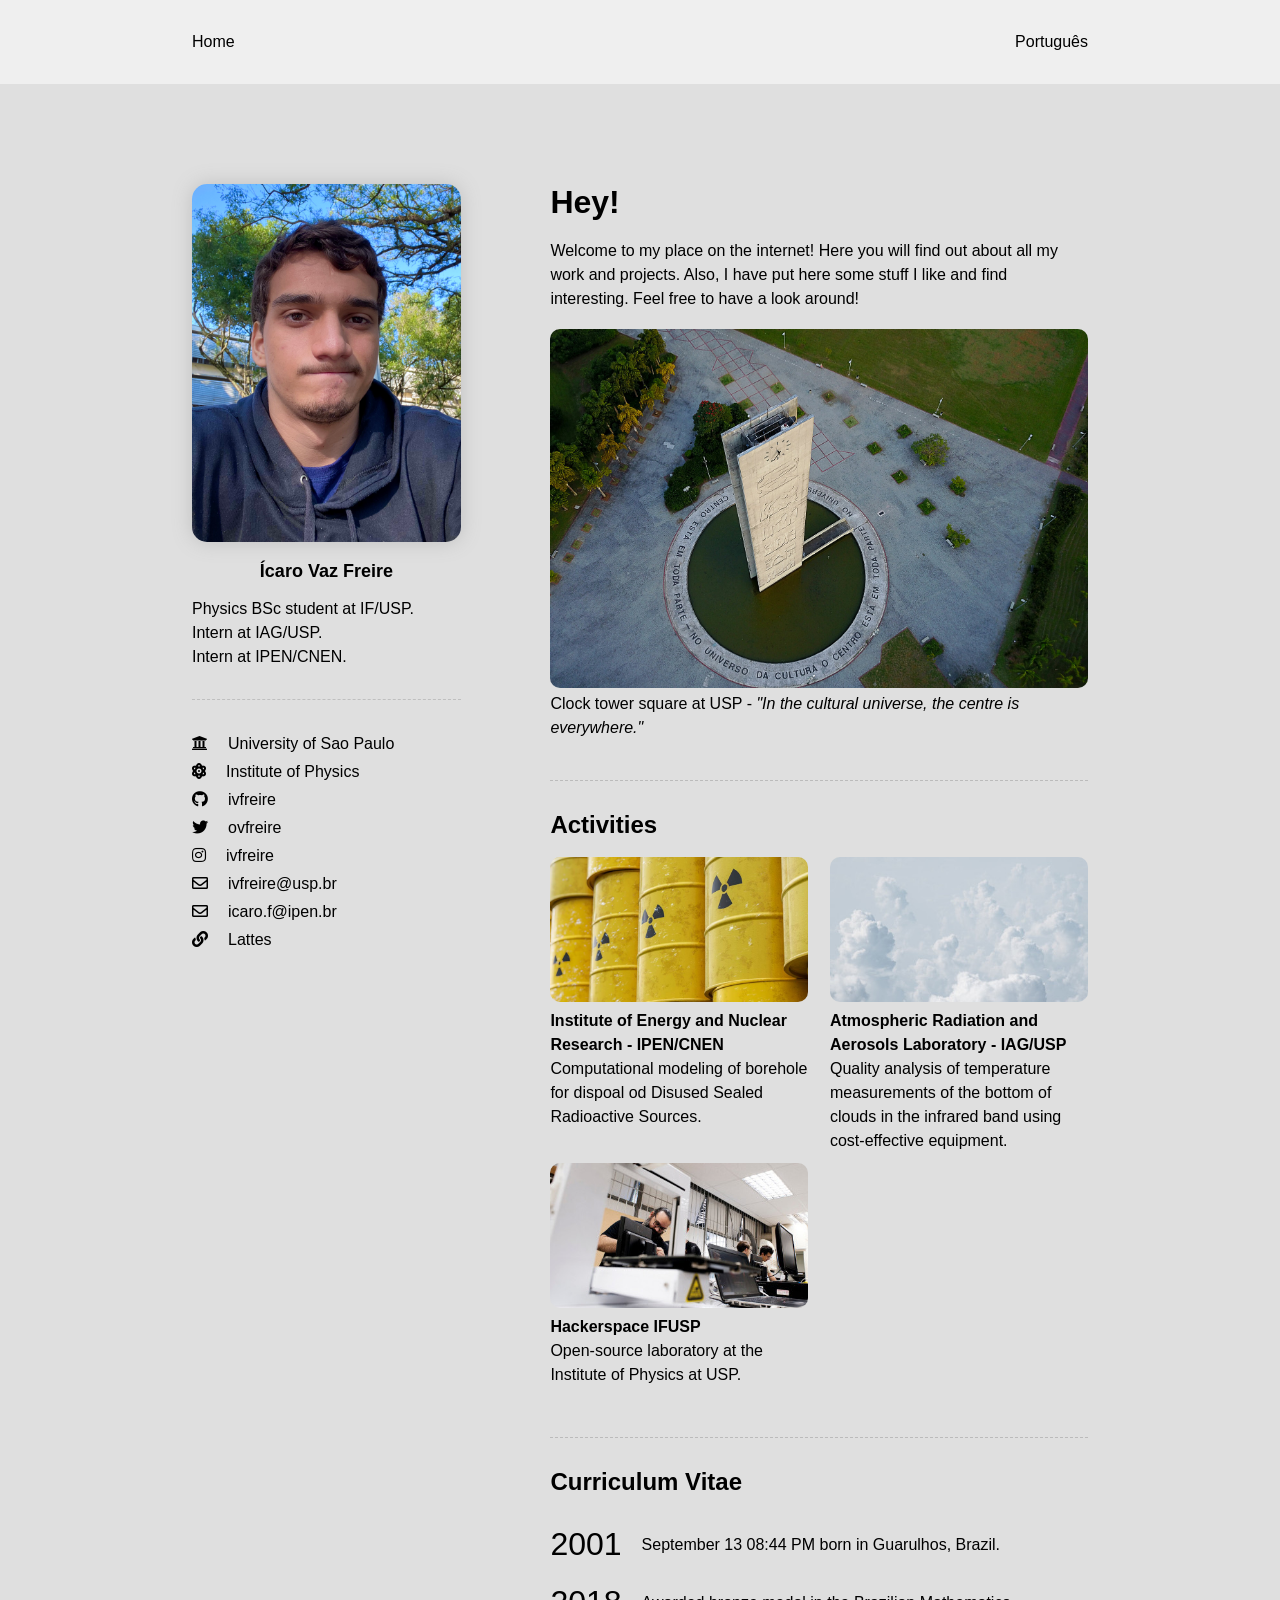
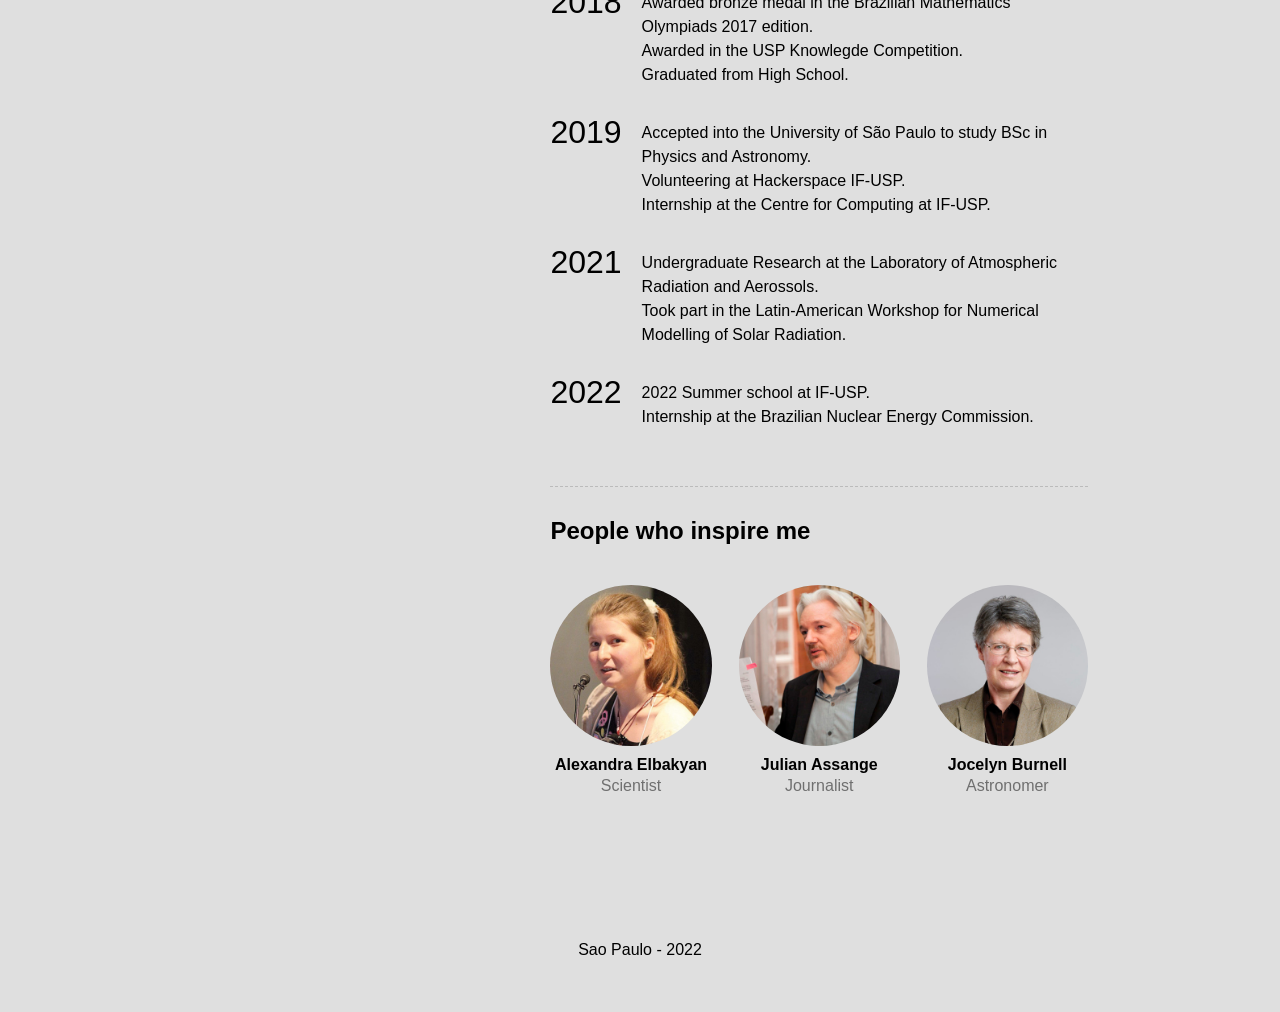
<file: en/index.html>
<!DOCTYPE html>
<html lang="en">
<head>
	<meta charset="UTF-8">
	<meta http-equiv="X-UA-Compatible" content="IE=edge">
	<meta name="viewport" content="width=device-width, initial-scale=1.0">
	<meta name="description" content="Icaro Vaz Freire's homepage at the University of Sao Paulo in Brazil.">
	<title>Ícaro Freire | IF-USP</title>
	<link rel="stylesheet" href="../css/style.css">
	<link rel="stylesheet" href="../css/homepage.css">
	<link rel="stylesheet" href="https://use.fontawesome.com/releases/v5.15.4/css/all.css" integrity="sha384-DyZ88mC6Up2uqS4h/KRgHuoeGwBcD4Ng9SiP4dIRy0EXTlnuz47vAwmeGwVChigm" crossorigin="anonymous">
	<link rel="shortcut icon" href="../images/favicon.png" type="image/x-icon">
</head>
<body>
	<div class="page">
		<nav class='navigation'>
			<div class='column'>
				<ul class='menu'>
					<a href=''><li>Home</li></a>
				</ul>
				<a href='/'>Português</a>
			</div>
		</nav>
		<div class="column">
			<div class="container">
				<div class="left">
					<div class="menu">
						<div class="gadget profile">
							<div class="picture"><img src="../images/profile.jpg" alt="icaro vaz freire"></div>
							<div class="name"><span>Ícaro Vaz Freire</span></div>
							<div class="description"><p>Physics BSc student at IF/USP.<br>Intern at IAG/USP.<br>Intern at IPEN/CNEN.</p></div>
						</div>
						<div class="gadget socials">
							<ul class="socials">
								<a href="https://www5.usp.br/"><li><i class="fas fa-university"></i>University of Sao Paulo</li></a>
								<a href="https://portal.if.usp.br/"><li><i class="fas fa-atom"></i>Institute of Physics</li></a>
								<!-- <a href="https://ivfreire.github.io/"><li><i class="fas fa-globe"></i>GitHub pages</li></a> -->
								<a href="https://github.com/ivfreire"><li><i class="fab fa-github"></i>ivfreire</li></a>
								<a href="https://twitter.com/ovfreire"><li><i class="fab fa-twitter"></i>ovfreire</li></a>
								<a href="https://instagram.com/ivfreire"><li><i class="fab fa-instagram"></i>ivfreire</li></a>
								<a href="mailto:ivfreire@usp.br"><li><i class="far fa-envelope"></i>ivfreire@usp.br</li></a>
								<a href="mailto:icaro.f@ipen.br"><li><i class="far fa-envelope"></i>icaro.f@ipen.br</li></a>
								<a href="http://lattes.cnpq.br/2108666866605794"><li><i class="fas fa-link"></i>Lattes</li></a>
							</ul>
						</div>
					</div>
				</div>
				<div class="right">
					<div class="gadget header">
						<h1>Hey!</h1><br>
						<p>Welcome to my place on the internet! Here you will find out about all my work and projects. Also, I have put here some stuff I like and find interesting. Feel free to have a look around!</p><br>
						<img src="../images/clocksquare.jpg" alt="praça do relógio">
						<p>Clock tower square at USP - <i>"In the cultural universe, the centre is everywhere."</i></p>
					</div>
					<div class="gadget activities">
						<h2>Activities</h2><br>
						<div class="holder">
							<a href="https://github.com/ivfreire/borehole"><div class="activity">
								<img src="../projects/ipen/header.jpg">
								<span>Institute of Energy and Nuclear Research - IPEN/CNEN</span>
								<p>Computational modeling of borehole for dispoal od Disused Sealed Radioactive Sources.</p>
							</div></a>
							<a href="https://github.com/ivfreire/IRsensor"><div class="activity">
								<img src="../projects/lraa/header.jpg">
								<span>Atmospheric Radiation and Aerosols Laboratory - IAG/USP</span>
								<p>Quality analysis of temperature measurements of the bottom of clouds in the infrared band using cost-effective equipment.</p>
							</div></a>
							<a href="https://www2.if.usp.br/~hackersp"><div class="activity">
								<img src="../projects/hackerspace/header.jpg">
								<span>Hackerspace IFUSP</span>
								<p>Open-source laboratory at the Institute of Physics at USP.</p>
							</div></a>
						</div>
					</div>
					<div class="gadget cv">
						<h2>Curriculum Vitae</h2>
						<div id="cv">
							<div class="year">
								<div class="marker"><span>2001</span></div>
								<div class="text">
									<ul>
										<li><p>September 13 08:44 PM born in Guarulhos, Brazil.</p></li>
									</ul>
								</div>
							</div>
							<div class="year">
								<div class="marker"><span>2018</span></div>
								<div class="text">
									<ul>
										<li><p>Awarded bronze medal in the Brazilian Mathematics Olympiads 2017 edition.</p></li>
										<li><p>Awarded in the USP Knowlegde Competition.</p></li>
										<li><p>Graduated from High School.</p></li>
									</ul>
								</div>
							</div>
							<div class="year">
								<div class="marker"><span>2019</span></div>
								<div class="text">
									<ul>
										<li><p>Accepted into the University of São Paulo to study BSc in Physics and Astronomy.</p></li>
										<li><p>Volunteering at Hackerspace IF-USP.</p></li>
										<li><p>Internship at the Centre for Computing at IF-USP.</p></li>
									</ul>
								</div>
							</div>
							<div class="year">
								<div class="marker"><span>2021</span></div>
								<div class="text">
									<ul>
										<li><p>Undergraduate Research at the Laboratory of Atmospheric Radiation and Aerossols.</p></li>
										<li><p>Took part in the Latin-American Workshop for Numerical Modelling of Solar Radiation.</p></li>
									</ul>
								</div>
							</div>
							<div class="year">
								<div class="marker"><span>2022</span></div>
								<div class="text">
									<ul>
										<li><p>2022 Summer school at IF-USP.</p></li>
										<li><p>Internship at the Brazilian Nuclear Energy Commission.</p></li>
									</ul>
								</div>
							</div>
						</div>
					</div>
					<div class="gadget inpirations">
						<h2>People who inspire me</h2>
						<div class="inspiring">
							<div>
								<img src="../images/people/alexandra.jpg">
								<span>Alexandra Elbakyan</span>
								<p>Scientist</p>
							</div>
							<div>
								<img src="../images/people/julian.jpg">
								<span>Julian Assange</span>
								<p>Journalist</p>
							</div>
							<div>
								<img src="../images/people/jocelyn.jpg">
								<span>Jocelyn Burnell</span>
								<p>Astronomer</p>
							</div>
						</div>
					</div>
				</div>
			</div>
		</div>
		<footer>
			<div class='column'>
				<div class='bottom-bar'>
					<p>Sao Paulo - 2022</p>
				</div>
			</div>
		</footer>
	</div>
</body>
</html>
</file>
<file: css/style.css>
* {
	margin: 0;
	padding: 0;
	font-family: -apple-system, BlinkMacSystemFont, 'Segoe UI', Roboto, Oxygen, Ubuntu, Cantarell, 'Open Sans', 'Helvetica Neue', sans-serif;
}

body { background-color: #DFDFDF; }

p, a {
	font-size: 16px;
	line-height: 24px;
}

div.page { width: 100%; }


div.column {
	width: 70%;
	padding: 0 15%;
}

nav.navigation {
	background-color: #EFEFEF;
	padding: 30px 0;
}


nav.navigation div.column {
	display: flex;
	flex-flow: row wrap;
	justify-content: space-between;
}

nav.navigation ul.menu {
	display: flex;
	list-style-type: none;
}

nav.navigation a { text-decoration: none; color: #000000; }
nav.navigation a:hover { text-decoration: underline; }
nav.navigation ul.menu li { padding: 0 32px; }
nav.navigation ul.menu li:first-child { padding-left: 0; }

div.container {
	width: 100%;
	display: flex;
	flex-flow: row wrap;
	justify-content: space-between;
	padding: 100px 0;
}

div.container > div.left { width: 30%; }
div.container > div.right { width: 60%; }

div.container img { width: 100%; border-radius: 10px; }

footer {
	padding: 10px 0 50px 0;
	text-align: center;
}

@media screen and (max-width: 1200px) {
	div.column { width: 90%; padding: 0 5%; }
	div.container { padding-top: 5%; }
	div.container > div.left { width: 35%; }
}

@media screen and (max-width: 624px) {
	div.column { width: 80%; padding: 0 10%; }
	div.container { flex-flow: column; padding: 10% 0 0 0; }
	div.container > div.left { width: 100%; }
	div.container > div.right { width: 100%; padding: 0; }
}
</file>
<file: css/homepage.css>
div.right div.gadget {
	margin-top: 40px;
	padding-top: 30px;
	border-top: 1px dashed #bbb;
}
div.right div.gadget:first-of-type { margin-top: 0; padding-top: 0; border-top: hidden; }

div.menu {
	width: 100%;
	display: flex;
	flex-direction: column;
}

div.menu > div.gadget {
	width: 100%;
	padding: 30px 0;
	border-bottom: 1px dashed #BFBFBF;
}
div.menu > div.gadget:first-of-type { padding-top: 0;  }
div.menu > div.gadget:last-of-type { border-bottom: 0; }

div.profile div.picture img {
	width: 100%;
	box-shadow: #BFBFBF 0 0 20px;
	border-radius: 15px;
}

div.profile div.name {
	text-align: center;
	padding: 15px 0;
}

div.profile div.name span {
	font-size: 18px;
	font-weight: bold;
}

div.socials ul.socials { list-style-type: none; }
div.socials ul.socials a { text-decoration: none; color: #000000;}
div.socials ul.socials a:hover { text-decoration: underline;}
div.socials ul.socials li {
	padding: 2px 0;
	font-size: 16px;
}

div.socials ul.socials li i {
	margin-right: 20px;
}

div.right > div.gadget { margin-bottom: 30px; }

div.header img { border-radius: 10px; }

div.activities div.holder {
	display: flex;
	flex-flow: row wrap;
	justify-content: space-between;
}

div.activities div.holder a { margin-bottom: 10px; width: 48%; text-decoration: none; color: black; }
div.activities div.holder a:hover { text-decoration: underline; }
div.activities div.holder div.activity span { font-weight: bold; }

div#cv {
	padding-top: 20px;
	width: 100%;
	display: flex;
	flex-direction: column;
}

div#cv div.year {
	width: 100%;
	display: flex;
	padding: 10px 0;
}

div#cv div.year div.marker {
	padding: 0 20px 0 0;
	font-size: 32px;
}

div#cv div.year div.text { padding: 7px 0; }
div#cv div.year div.text ul { list-style-type: none; }

div.inspiring {
	padding-top: 40px;
	width: 100%;
	display: flex;
	justify-content: space-between;
}

div.inspiring div {
	width: 30%;
	display: flex;
	flex-direction: column;
	text-align: center;
}

div.inspiring div img {
	border-radius: 100%;
	margin-bottom: 10px;
}

div.inspiring div span { font-weight: bold; }
div.inspiring div p { color: rgba(0, 0, 0, 0.5); }


@media screen and (max-width: 624px) {
	div.symbols img {
		width: 100%;
		height: auto;
		margin-bottom: 32px;
	}
	
	div.profile div.picture img { width: 100%; }
}
</file>
